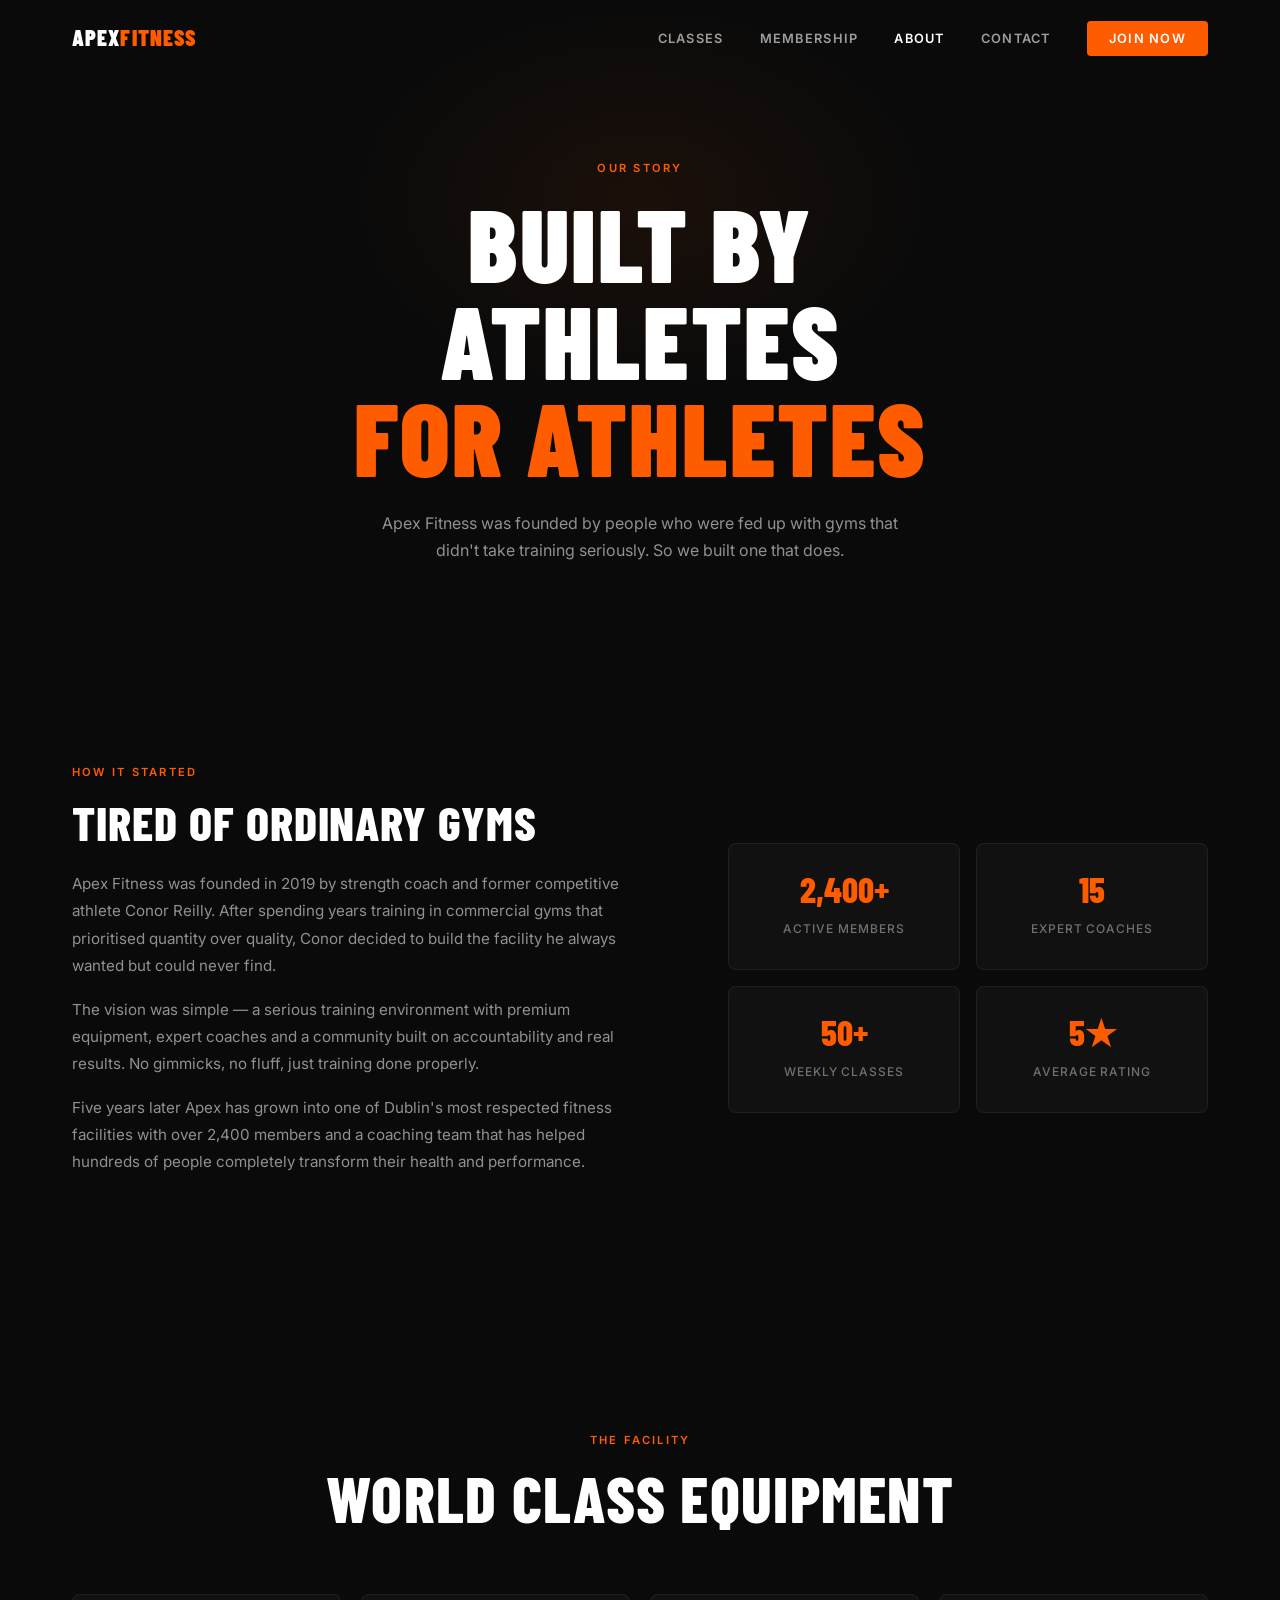
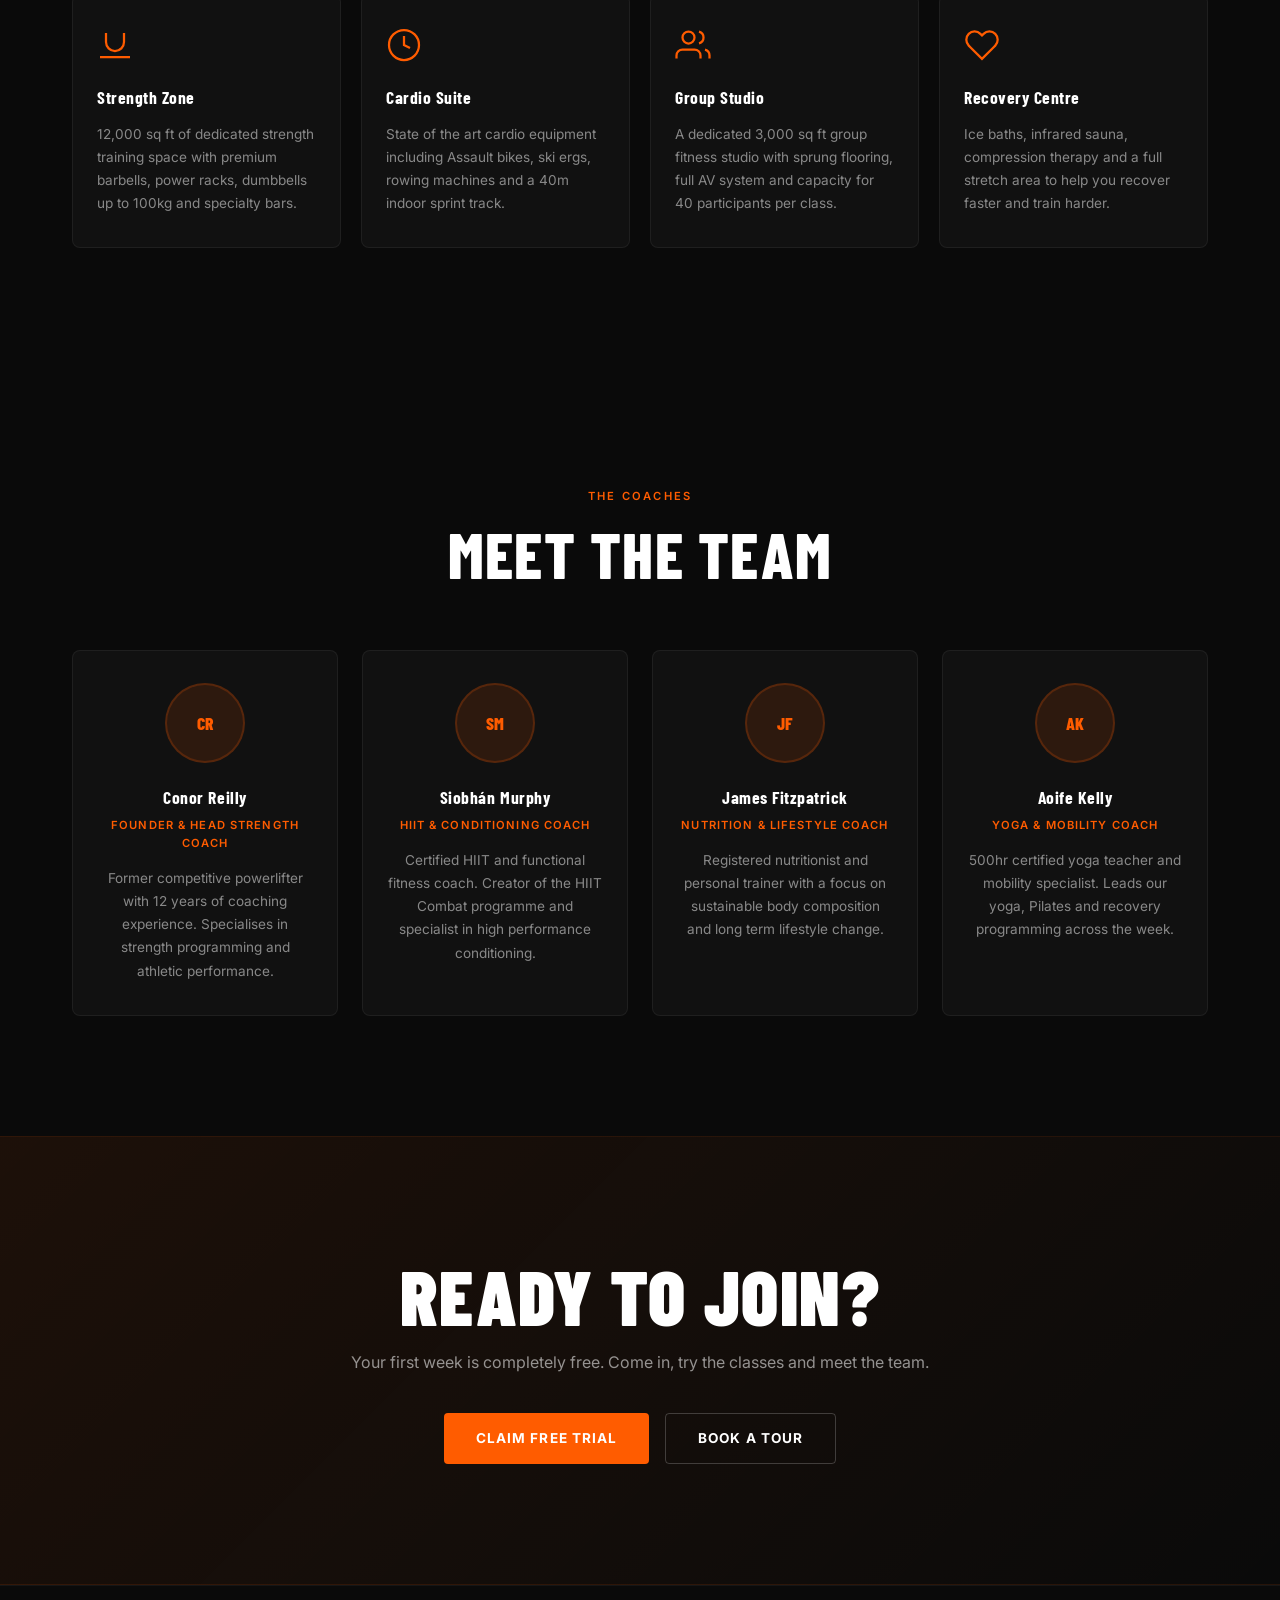
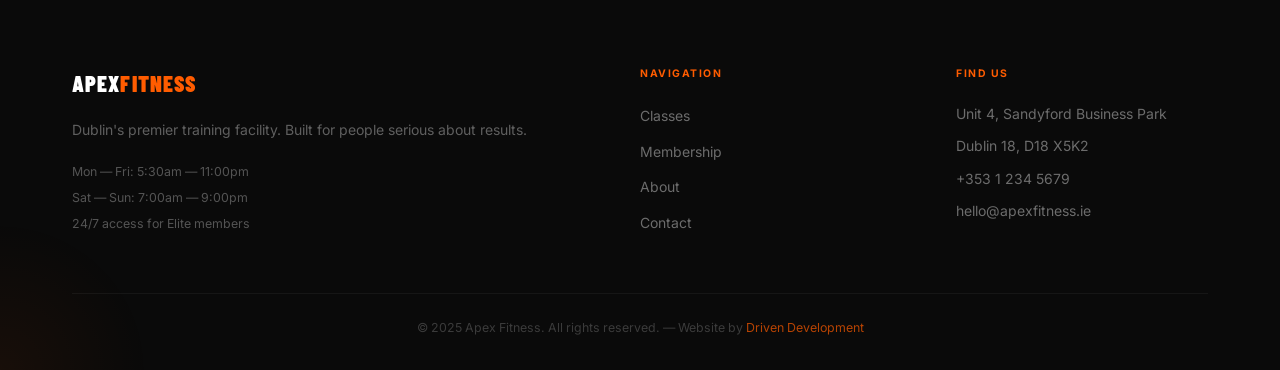
<file: pages/about.html>
<!DOCTYPE html>
<html lang="en">
<head>
  <meta charset="UTF-8" />
  <meta name="viewport" content="width=device-width, initial-scale=1.0" />
  <meta name="description" content="About Apex Fitness — Our story, our coaches and our facility." />
  <title>About — Apex Fitness</title>
  <link rel="stylesheet" href="../style.css" />
  <link rel="stylesheet" href="inner.css" />
  <link rel="preconnect" href="https://fonts.googleapis.com" />
  <link rel="preconnect" href="https://fonts.gstatic.com" crossorigin />
  <link href="https://fonts.googleapis.com/css2?family=Barlow+Condensed:ital,wght@0,400;0,500;0,600;0,700;0,800;0,900;1,700&family=Inter:wght@300;400;500;600;700&display=swap" rel="stylesheet" />
</head>
<body>

  <!-- NAVIGATION -->
  <nav class="nav" id="nav">
    <div class="nav__inner">
      <a href="../index.html" class="nav__logo">APEX<span>FITNESS</span></a>
      <ul class="nav__links" id="navLinks">
        <li><a href="../index.html#classes">Classes</a></li>
        <li><a href="../index.html#membership">Membership</a></li>
        <li><a href="about.html" class="nav__active">About</a></li>
        <li><a href="contact.html">Contact</a></li>
        <li><a href="contact.html" class="nav__cta">Join Now</a></li>
      </ul>
      <button class="nav__burger" id="burger" aria-label="Open menu">
        <span></span><span></span><span></span>
      </button>
    </div>
  </nav>

  <!-- PAGE HERO -->
  <section class="page-hero">
    <div class="container">
      <div class="page-hero__inner">
        <p class="section__label">Our Story</p>
        <h1 class="page-hero__title">BUILT BY ATHLETES<br /><span class="page-hero__accent">FOR ATHLETES</span></h1>
        <p class="page-hero__sub">Apex Fitness was founded by people who were fed up with gyms that didn't take training seriously. So we built one that does.</p>
      </div>
    </div>
  </section>

  <!-- STORY -->
  <section class="story section">
    <div class="container">
      <div class="story__inner">
        <div class="story__left">
          <p class="section__label">How It Started</p>
          <h2 class="story__title">TIRED OF ORDINARY GYMS</h2>
          <p class="story__body">Apex Fitness was founded in 2019 by strength coach and former competitive athlete Conor Reilly. After spending years training in commercial gyms that prioritised quantity over quality, Conor decided to build the facility he always wanted but could never find.</p>
          <p class="story__body">The vision was simple — a serious training environment with premium equipment, expert coaches and a community built on accountability and real results. No gimmicks, no fluff, just training done properly.</p>
          <p class="story__body">Five years later Apex has grown into one of Dublin's most respected fitness facilities with over 2,400 members and a coaching team that has helped hundreds of people completely transform their health and performance.</p>
        </div>
        <div class="story__right">
          <div class="story__visual">
            <div class="story__stat-card">
              <strong>2,400+</strong>
              <span>Active Members</span>
            </div>
            <div class="story__stat-card">
              <strong>15</strong>
              <span>Expert Coaches</span>
            </div>
            <div class="story__stat-card">
              <strong>50+</strong>
              <span>Weekly Classes</span>
            </div>
            <div class="story__stat-card">
              <strong>5★</strong>
              <span>Average Rating</span>
            </div>
          </div>
        </div>
      </div>
    </div>
  </section>

  <!-- FACILITY -->
  <section class="facility section">
    <div class="container">
      <div class="section__header">
        <p class="section__label">The Facility</p>
        <h2 class="section__title">WORLD CLASS EQUIPMENT</h2>
      </div>
      <div class="facility__grid">
        <div class="facility__card">
          <div class="facility__icon">
            <svg viewBox="0 0 24 24" fill="none" stroke="currentColor" stroke-width="1.5"><path d="M6 4v6a6 6 0 0 0 12 0V4"/><line x1="2" y1="20" x2="22" y2="20"/></svg>
          </div>
          <h3>Strength Zone</h3>
          <p>12,000 sq ft of dedicated strength training space with premium barbells, power racks, dumbbells up to 100kg and specialty bars.</p>
        </div>
        <div class="facility__card">
          <div class="facility__icon">
            <svg viewBox="0 0 24 24" fill="none" stroke="currentColor" stroke-width="1.5"><circle cx="12" cy="12" r="10"/><polyline points="12 6 12 12 16 14"/></svg>
          </div>
          <h3>Cardio Suite</h3>
          <p>State of the art cardio equipment including Assault bikes, ski ergs, rowing machines and a 40m indoor sprint track.</p>
        </div>
        <div class="facility__card">
          <div class="facility__icon">
            <svg viewBox="0 0 24 24" fill="none" stroke="currentColor" stroke-width="1.5"><path d="M17 21v-2a4 4 0 0 0-4-4H5a4 4 0 0 0-4 4v2"/><circle cx="9" cy="7" r="4"/><path d="M23 21v-2a4 4 0 0 0-3-3.87"/><path d="M16 3.13a4 4 0 0 1 0 7.75"/></svg>
          </div>
          <h3>Group Studio</h3>
          <p>A dedicated 3,000 sq ft group fitness studio with sprung flooring, full AV system and capacity for 40 participants per class.</p>
        </div>
        <div class="facility__card">
          <div class="facility__icon">
            <svg viewBox="0 0 24 24" fill="none" stroke="currentColor" stroke-width="1.5"><path d="M20.84 4.61a5.5 5.5 0 0 0-7.78 0L12 5.67l-1.06-1.06a5.5 5.5 0 0 0-7.78 7.78l1.06 1.06L12 21.23l7.78-7.78 1.06-1.06a5.5 5.5 0 0 0 0-7.78z"/></svg>
          </div>
          <h3>Recovery Centre</h3>
          <p>Ice baths, infrared sauna, compression therapy and a full stretch area to help you recover faster and train harder.</p>
        </div>
      </div>
    </div>
  </section>

  <!-- COACHES -->
  <section class="coaches section">
    <div class="container">
      <div class="section__header">
        <p class="section__label">The Coaches</p>
        <h2 class="section__title">MEET THE TEAM</h2>
      </div>
      <div class="coaches__grid">
        <div class="coach__card">
          <div class="coach__photo">
            <div class="coach__photo-placeholder">CR</div>
          </div>
          <h3>Conor Reilly</h3>
          <span>Founder & Head Strength Coach</span>
          <p>Former competitive powerlifter with 12 years of coaching experience. Specialises in strength programming and athletic performance.</p>
        </div>
        <div class="coach__card">
          <div class="coach__photo">
            <div class="coach__photo-placeholder">SM</div>
          </div>
          <h3>Siobhán Murphy</h3>
          <span>HIIT & Conditioning Coach</span>
          <p>Certified HIIT and functional fitness coach. Creator of the HIIT Combat programme and specialist in high performance conditioning.</p>
        </div>
        <div class="coach__card">
          <div class="coach__photo">
            <div class="coach__photo-placeholder">JF</div>
          </div>
          <h3>James Fitzpatrick</h3>
          <span>Nutrition & Lifestyle Coach</span>
          <p>Registered nutritionist and personal trainer with a focus on sustainable body composition and long term lifestyle change.</p>
        </div>
        <div class="coach__card">
          <div class="coach__photo">
            <div class="coach__photo-placeholder">AK</div>
          </div>
          <h3>Aoife Kelly</h3>
          <span>Yoga & Mobility Coach</span>
          <p>500hr certified yoga teacher and mobility specialist. Leads our yoga, Pilates and recovery programming across the week.</p>
        </div>
      </div>
    </div>
  </section>

  <!-- CTA -->
  <section class="cta-banner">
    <div class="container">
      <div class="cta-banner__inner">
        <h2>READY TO JOIN?</h2>
        <p>Your first week is completely free. Come in, try the classes and meet the team.</p>
        <div class="cta-banner__actions">
          <a href="contact.html" class="btn btn--primary">Claim Free Trial</a>
          <a href="contact.html" class="btn btn--ghost">Book a Tour</a>
        </div>
      </div>
    </div>
  </section>

  <!-- FOOTER -->
  <footer class="footer">
    <div class="container">
      <div class="footer__inner">
        <div class="footer__brand">
          <a href="../index.html" class="nav__logo">APEX<span>FITNESS</span></a>
          <p>Dublin's premier training facility. Built for people serious about results.</p>
          <div class="footer__hours">
            <span>Mon — Fri: 5:30am — 11:00pm</span>
            <span>Sat — Sun: 7:00am — 9:00pm</span>
            <span>24/7 access for Elite members</span>
          </div>
        </div>
        <div class="footer__links">
          <h4>Navigation</h4>
          <ul>
            <li><a href="../index.html#classes">Classes</a></li>
            <li><a href="../index.html#membership">Membership</a></li>
            <li><a href="about.html">About</a></li>
            <li><a href="contact.html">Contact</a></li>
          </ul>
        </div>
        <div class="footer__contact">
          <h4>Find Us</h4>
          <ul>
            <li>Unit 4, Sandyford Business Park</li>
            <li>Dublin 18, D18 X5K2</li>
            <li><a href="tel:+35312345679">+353 1 234 5679</a></li>
            <li><a href="mailto:hello@apexfitness.ie">hello@apexfitness.ie</a></li>
          </ul>
        </div>
      </div>
      <div class="footer__bottom">
        <p>© 2025 Apex Fitness. All rights reserved. — Website by <a href="https://cbyrne290-hub.github.io/driven-development" target="_blank">Driven Development</a></p>
      </div>
    </div>
  </footer>

  <script src="../script.js"></script>
  <script src="inner.js"></script>
</body>
</html>
</file>
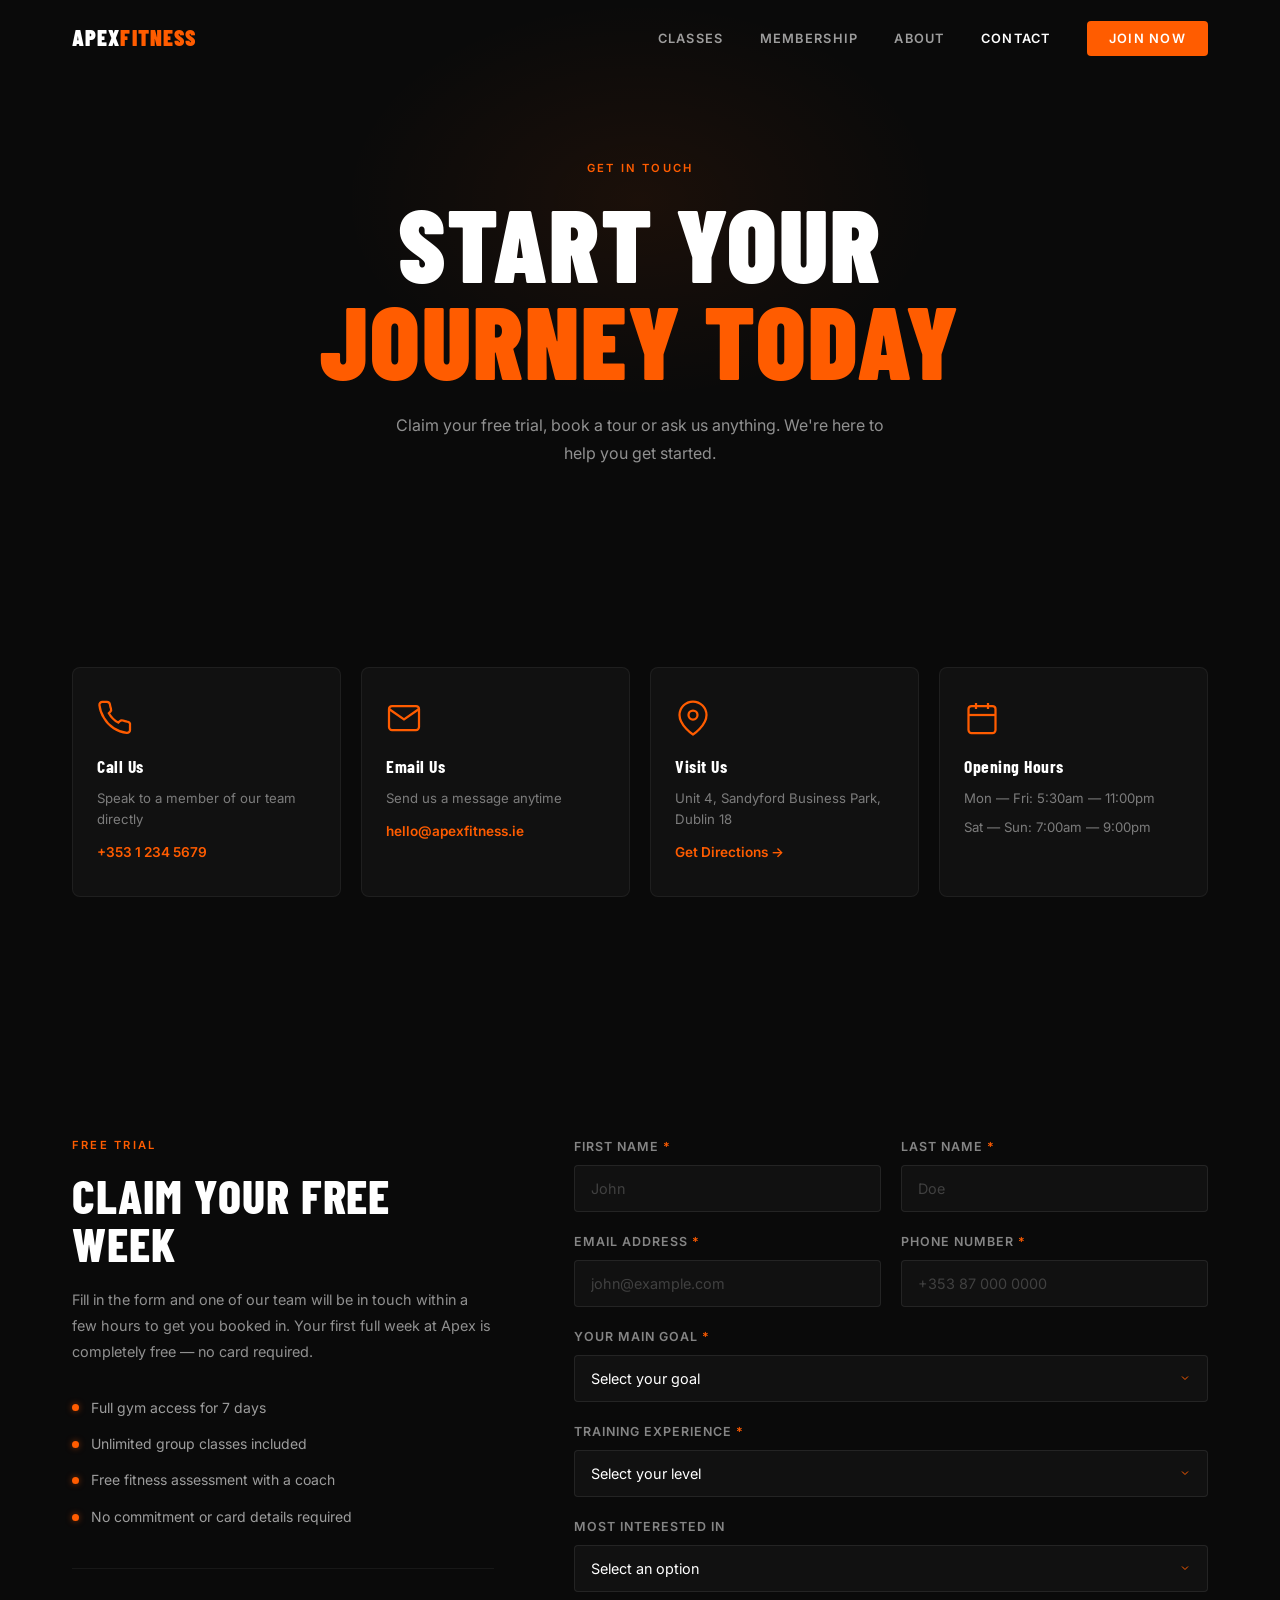
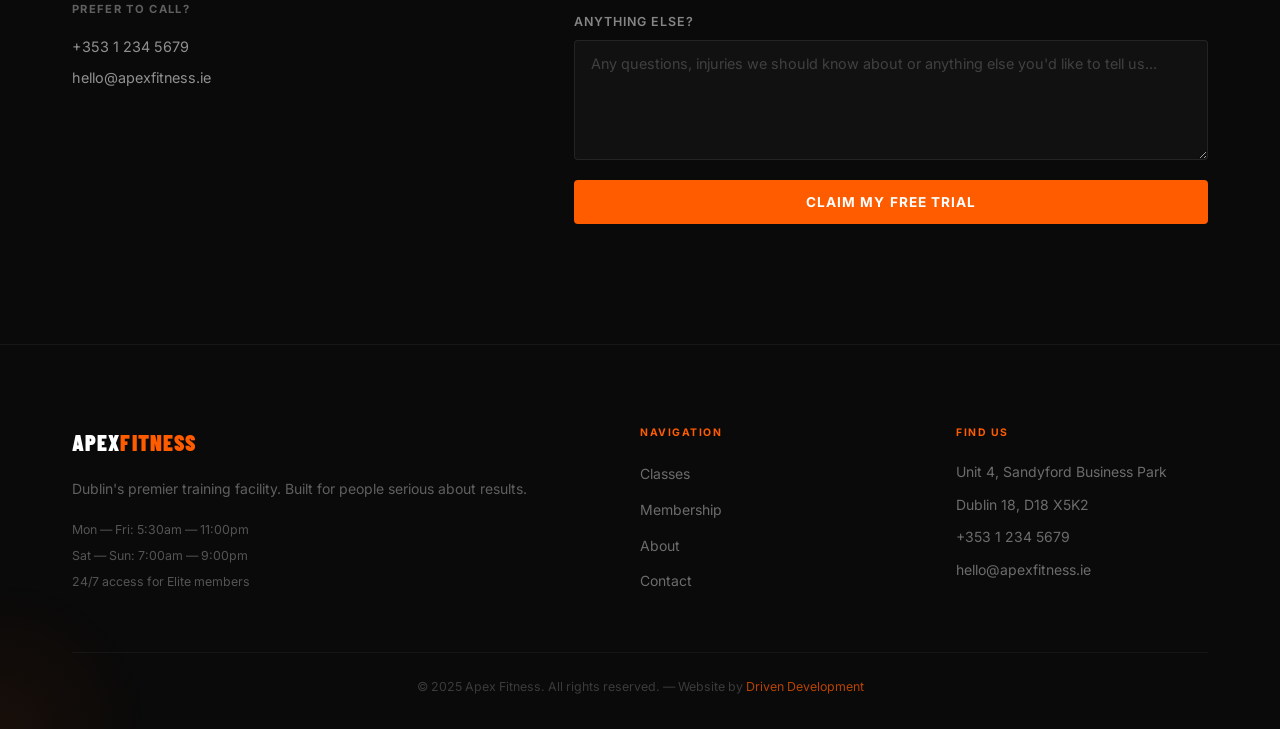
<file: pages/contact.html>
<!DOCTYPE html>
<html lang="en">
<head>
  <meta charset="UTF-8" />
  <meta name="viewport" content="width=device-width, initial-scale=1.0" />
  <meta name="description" content="Contact Apex Fitness — Join, book a tour or get in touch." />
  <title>Contact — Apex Fitness</title>
  <link rel="stylesheet" href="../style.css" />
  <link rel="stylesheet" href="inner.css" />
  <link rel="preconnect" href="https://fonts.googleapis.com" />
  <link rel="preconnect" href="https://fonts.gstatic.com" crossorigin />
  <link href="https://fonts.googleapis.com/css2?family=Barlow+Condensed:ital,wght@0,400;0,500;0,600;0,700;0,800;0,900;1,700&family=Inter:wght@300;400;500;600;700&display=swap" rel="stylesheet" />
</head>
<body>

  <!-- NAVIGATION -->
  <nav class="nav" id="nav">
    <div class="nav__inner">
      <a href="../index.html" class="nav__logo">APEX<span>FITNESS</span></a>
      <ul class="nav__links" id="navLinks">
        <li><a href="../index.html#classes">Classes</a></li>
        <li><a href="../index.html#membership">Membership</a></li>
        <li><a href="about.html">About</a></li>
        <li><a href="contact.html" class="nav__active">Contact</a></li>
        <li><a href="contact.html" class="nav__cta">Join Now</a></li>
      </ul>
      <button class="nav__burger" id="burger" aria-label="Open menu">
        <span></span><span></span><span></span>
      </button>
    </div>
  </nav>

  <!-- PAGE HERO -->
  <section class="page-hero">
    <div class="container">
      <div class="page-hero__inner">
        <p class="section__label">Get In Touch</p>
        <h1 class="page-hero__title">START YOUR<br /><span class="page-hero__accent">JOURNEY TODAY</span></h1>
        <p class="page-hero__sub">Claim your free trial, book a tour or ask us anything. We're here to help you get started.</p>
      </div>
    </div>
  </section>

  <!-- CONTACT METHODS -->
  <section class="contact-methods section">
    <div class="container">
      <div class="contact-methods__grid">
        <a href="tel:+35312345679" class="contact-method__card">
          <div class="contact-method__icon">
            <svg viewBox="0 0 24 24" fill="none" stroke="currentColor" stroke-width="1.5"><path d="M22 16.92v3a2 2 0 0 1-2.18 2 19.79 19.79 0 0 1-8.63-3.07A19.5 19.5 0 0 1 4.69 12 19.79 19.79 0 0 1 1.61 3.4 2 2 0 0 1 3.6 1.22h3a2 2 0 0 1 2 1.72c.127.96.361 1.903.7 2.81a2 2 0 0 1-.45 2.11L7.91 8.8a16 16 0 0 0 6.29 6.29l.95-.95a2 2 0 0 1 2.11-.45c.907.339 1.85.573 2.81.7A2 2 0 0 1 22 16.92z"/></svg>
          </div>
          <h3>Call Us</h3>
          <p>Speak to a member of our team directly</p>
          <span>+353 1 234 5679</span>
        </a>
        <a href="mailto:hello@apexfitness.ie" class="contact-method__card">
          <div class="contact-method__icon">
            <svg viewBox="0 0 24 24" fill="none" stroke="currentColor" stroke-width="1.5"><path d="M4 4h16c1.1 0 2 .9 2 2v12c0 1.1-.9 2-2 2H4c-1.1 0-2-.9-2-2V6c0-1.1.9-2 2-2z"/><polyline points="22,6 12,13 2,6"/></svg>
          </div>
          <h3>Email Us</h3>
          <p>Send us a message anytime</p>
          <span>hello@apexfitness.ie</span>
        </a>
        <div class="contact-method__card">
          <div class="contact-method__icon">
            <svg viewBox="0 0 24 24" fill="none" stroke="currentColor" stroke-width="1.5"><path d="M21 10c0 7-9 13-9 13s-9-6-9-13a9 9 0 0 1 18 0z"/><circle cx="12" cy="10" r="3"/></svg>
          </div>
          <h3>Visit Us</h3>
          <p>Unit 4, Sandyford Business Park, Dublin 18</p>
          <span>Get Directions →</span>
        </div>
        <div class="contact-method__card">
          <div class="contact-method__icon">
            <svg viewBox="0 0 24 24" fill="none" stroke="currentColor" stroke-width="1.5"><rect x="3" y="4" width="18" height="18" rx="2" ry="2"/><line x1="16" y1="2" x2="16" y2="6"/><line x1="8" y1="2" x2="8" y2="6"/><line x1="3" y1="10" x2="21" y2="10"/></svg>
          </div>
          <h3>Opening Hours</h3>
          <p>Mon — Fri: 5:30am — 11:00pm</p>
          <p>Sat — Sun: 7:00am — 9:00pm</p>
        </div>
      </div>
    </div>
  </section>

  <!-- CONTACT FORM -->
  <section class="contact-form-section section">
    <div class="container">
      <div class="contact-form__inner">
        <div class="contact-form__left">
          <p class="section__label">Free Trial</p>
          <h2 class="contact-form__title">CLAIM YOUR FREE WEEK</h2>
          <p class="contact-form__body">Fill in the form and one of our team will be in touch within a few hours to get you booked in. Your first full week at Apex is completely free — no card required.</p>
          <div class="contact-form__perks">
            <div class="perk__item">
              <div class="perk__dot"></div>
              <span>Full gym access for 7 days</span>
            </div>
            <div class="perk__item">
              <div class="perk__dot"></div>
              <span>Unlimited group classes included</span>
            </div>
            <div class="perk__item">
              <div class="perk__dot"></div>
              <span>Free fitness assessment with a coach</span>
            </div>
            <div class="perk__item">
              <div class="perk__dot"></div>
              <span>No commitment or card details required</span>
            </div>
          </div>
          <div class="contact-form__direct">
            <h4>Prefer to call?</h4>
            <a href="tel:+35312345679">+353 1 234 5679</a>
            <a href="mailto:hello@apexfitness.ie">hello@apexfitness.ie</a>
          </div>
        </div>
        <div class="contact-form__right">
          <form id="contactForm">
            <div class="form__row">
              <div class="form__group">
                <label for="firstName">First Name <span>*</span></label>
                <input type="text" id="firstName" placeholder="John" required />
              </div>
              <div class="form__group">
                <label for="lastName">Last Name <span>*</span></label>
                <input type="text" id="lastName" placeholder="Doe" required />
              </div>
            </div>
            <div class="form__row">
              <div class="form__group">
                <label for="email">Email Address <span>*</span></label>
                <input type="email" id="email" placeholder="john@example.com" required />
              </div>
              <div class="form__group">
                <label for="phone">Phone Number <span>*</span></label>
                <input type="tel" id="phone" placeholder="+353 87 000 0000" required />
              </div>
            </div>
            <div class="form__group">
              <label for="goal">Your Main Goal <span>*</span></label>
              <select id="goal" required>
                <option value="" disabled selected>Select your goal</option>
                <option>Lose weight and get lean</option>
                <option>Build strength and muscle</option>
                <option>Improve fitness and endurance</option>
                <option>General health and wellbeing</option>
                <option>Athletic performance</option>
                <option>Not sure yet</option>
              </select>
            </div>
            <div class="form__group">
              <label for="experience">Training Experience <span>*</span></label>
              <select id="experience" required>
                <option value="" disabled selected>Select your level</option>
                <option>Complete beginner</option>
                <option>Some experience (under 1 year)</option>
                <option>Intermediate (1-3 years)</option>
                <option>Experienced (3+ years)</option>
              </select>
            </div>
            <div class="form__group">
              <label for="interest">Most Interested In</label>
              <select id="interest">
                <option value="" disabled selected>Select an option</option>
                <option>Gym floor & strength training</option>
                <option>Group fitness classes</option>
                <option>Personal training</option>
                <option>Nutrition coaching</option>
                <option>All of the above</option>
              </select>
            </div>
            <div class="form__group">
              <label for="message">Anything Else?</label>
              <textarea id="message" rows="4" placeholder="Any questions, injuries we should know about or anything else you'd like to tell us..."></textarea>
            </div>
            <div class="form__submit">
              <button type="submit" class="btn btn--primary btn--full">Claim My Free Trial</button>
            </div>
            <div class="form__success" id="formSuccess">
              <div class="perk__dot"></div>
              <p>Got it. We will be in touch within a few hours to get you booked in.</p>
            </div>
          </form>
        </div>
      </div>
    </div>
  </section>

  <!-- FOOTER -->
  <footer class="footer">
    <div class="container">
      <div class="footer__inner">
        <div class="footer__brand">
          <a href="../index.html" class="nav__logo">APEX<span>FITNESS</span></a>
          <p>Dublin's premier training facility. Built for people serious about results.</p>
          <div class="footer__hours">
            <span>Mon — Fri: 5:30am — 11:00pm</span>
            <span>Sat — Sun: 7:00am — 9:00pm</span>
            <span>24/7 access for Elite members</span>
          </div>
        </div>
        <div class="footer__links">
          <h4>Navigation</h4>
          <ul>
            <li><a href="../index.html#classes">Classes</a></li>
            <li><a href="../index.html#membership">Membership</a></li>
            <li><a href="about.html">About</a></li>
            <li><a href="contact.html">Contact</a></li>
          </ul>
        </div>
        <div class="footer__contact">
          <h4>Find Us</h4>
          <ul>
            <li>Unit 4, Sandyford Business Park</li>
            <li>Dublin 18, D18 X5K2</li>
            <li><a href="tel:+35312345679">+353 1 234 5679</a></li>
            <li><a href="mailto:hello@apexfitness.ie">hello@apexfitness.ie</a></li>
          </ul>
        </div>
      </div>
      <div class="footer__bottom">
        <p>© 2025 Apex Fitness. All rights reserved. — Website by <a href="https://cbyrne290-hub.github.io/driven-development" target="_blank">Driven Development</a></p>
      </div>
    </div>
  </footer>

  <script src="../script.js"></script>
  <script src="inner.js"></script>
</body>
</html>
</file>
<file: style.css>
/* ============================================
   APEX FITNESS — STYLESHEET
   ============================================ */

/* --- RESET & BASE --- */
*, *::before, *::after {
  margin: 0;
  padding: 0;
  box-sizing: border-box;
}

:root {
  --black: #0A0A0A;
  --dark: #111111;
  --dark-mid: #1A1A1A;
  --orange: #FF5C00;
  --orange-light: #FF7A2E;
  --orange-dim: rgba(255, 92, 0, 0.12);
  --white: #FFFFFF;
  --grey: #888888;
  --grey-light: #AAAAAA;
  --grey-dark: #222222;
  --font-display: 'Barlow Condensed', sans-serif;
  --font-main: 'Inter', sans-serif;
  --transition: 0.3s ease;
  --radius: 8px;
  --radius-lg: 16px;
}

html {
  scroll-behavior: smooth;
  font-size: 16px;
}

body {
  font-family: var(--font-main);
  background-color: var(--black);
  color: var(--white);
  overflow-x: hidden;
  line-height: 1.6;
}

a {
  text-decoration: none;
  color: inherit;
}

ul {
  list-style: none;
}

img {
  max-width: 100%;
  display: block;
}

/* --- UTILITY --- */
.container {
  max-width: 1200px;
  margin: 0 auto;
  padding: 0 2rem;
}

.section {
  padding: 120px 0;
}

.section__header {
  text-align: center;
  margin-bottom: 64px;
}

.section__label {
  font-family: var(--font-main);
  font-size: 0.7rem;
  font-weight: 600;
  letter-spacing: 0.2em;
  text-transform: uppercase;
  color: var(--orange);
  margin-bottom: 16px;
  display: block;
}

.section__title {
  font-family: var(--font-display);
  font-size: clamp(2.5rem, 5vw, 4rem);
  font-weight: 800;
  color: var(--white);
  line-height: 1.0;
  letter-spacing: 0.02em;
}

/* --- BUTTONS --- */
.btn {
  display: inline-flex;
  align-items: center;
  gap: 8px;
  padding: 14px 32px;
  border-radius: 4px;
  font-family: var(--font-main);
  font-size: 0.85rem;
  font-weight: 700;
  letter-spacing: 0.08em;
  text-transform: uppercase;
  cursor: pointer;
  transition: all var(--transition);
  border: none;
  white-space: nowrap;
}

.btn--primary {
  background: var(--orange);
  color: var(--white);
}

.btn--primary:hover {
  background: var(--orange-light);
  transform: translateY(-2px);
}

.btn--ghost {
  background: transparent;
  color: var(--white);
  border: 1.5px solid rgba(255, 255, 255, 0.2);
}

.btn--ghost:hover {
  border-color: var(--orange);
  color: var(--orange);
  transform: translateY(-2px);
}

.btn--full {
  width: 100%;
  justify-content: center;
}

/* ============================================
   NAVIGATION
   ============================================ */
.nav {
  position: fixed;
  top: 0;
  left: 0;
  right: 0;
  z-index: 1000;
  padding: 20px 0;
  transition: all var(--transition);
}

.nav.scrolled {
  background: rgba(10, 10, 10, 0.96);
  backdrop-filter: blur(20px);
  border-bottom: 1px solid rgba(255, 92, 0, 0.1);
  padding: 14px 0;
}

.nav__inner {
  max-width: 1200px;
  margin: 0 auto;
  padding: 0 2rem;
  display: flex;
  align-items: center;
  justify-content: space-between;
}

.nav__logo {
  font-family: var(--font-display);
  font-size: 1.4rem;
  font-weight: 900;
  color: var(--white);
  letter-spacing: 0.05em;
}

.nav__logo span {
  color: var(--orange);
}

.nav__links {
  display: flex;
  align-items: center;
  gap: 36px;
}

.nav__links a {
  font-size: 0.8rem;
  font-weight: 600;
  letter-spacing: 0.1em;
  text-transform: uppercase;
  color: rgba(255, 255, 255, 0.6);
  transition: color var(--transition);
}

.nav__links a:hover {
  color: var(--white);
}

.nav__cta {
  background: var(--orange) !important;
  color: var(--white) !important;
  padding: 10px 22px !important;
  border-radius: 4px !important;
}

.nav__cta:hover {
  background: var(--orange-light) !important;
}

.nav__burger {
  display: none;
  flex-direction: column;
  gap: 5px;
  background: none;
  border: none;
  cursor: pointer;
  padding: 4px;
}

.nav__burger span {
  display: block;
  width: 24px;
  height: 2px;
  background: var(--white);
  transition: all var(--transition);
  border-radius: 2px;
}

/* ============================================
   HERO
   ============================================ */
.hero {
  min-height: 100vh;
  position: relative;
  display: flex;
  align-items: center;
  overflow: hidden;
}

.hero__bg {
  position: absolute;
  inset: 0;
  background: linear-gradient(135deg, #0A0A0A 0%, #111111 50%, #0A0A0A 100%);
}

.hero__overlay {
  position: absolute;
  inset: 0;
  background: radial-gradient(ellipse at 30% 50%, rgba(255, 92, 0, 0.08) 0%, transparent 60%);
}

.hero__content {
  position: relative;
  z-index: 2;
  max-width: 1200px;
  margin: 0 auto;
  padding: 140px 2rem 100px;
  width: 100%;
}

.hero__tag {
  display: inline-flex;
  align-items: center;
  gap: 8px;
  font-size: 0.72rem;
  font-weight: 600;
  letter-spacing: 0.18em;
  text-transform: uppercase;
  color: var(--orange);
  background: var(--orange-dim);
  border: 1px solid rgba(255, 92, 0, 0.2);
  padding: 8px 16px;
  border-radius: 4px;
  margin-bottom: 28px;
}

.hero__heading {
  font-family: var(--font-display);
  font-size: clamp(5rem, 12vw, 10rem);
  font-weight: 900;
  line-height: 0.9;
  color: var(--white);
  margin-bottom: 24px;
  letter-spacing: 0.02em;
}

.hero__accent {
  color: var(--orange);
  -webkit-text-stroke: 0px;
}

.hero__sub {
  font-size: 1.05rem;
  color: rgba(255, 255, 255, 0.55);
  max-width: 480px;
  line-height: 1.7;
  margin-bottom: 40px;
  font-weight: 400;
}

.hero__actions {
  display: flex;
  gap: 16px;
  flex-wrap: wrap;
  margin-bottom: 64px;
}

.hero__stats {
  display: flex;
  align-items: center;
  gap: 32px;
  flex-wrap: wrap;
}

.hero__stat strong {
  display: block;
  font-family: var(--font-display);
  font-size: 2rem;
  font-weight: 800;
  color: var(--white);
  line-height: 1;
  margin-bottom: 4px;
}

.hero__stat span {
  font-size: 0.7rem;
  color: rgba(255, 255, 255, 0.4);
  letter-spacing: 0.1em;
  text-transform: uppercase;
  font-weight: 500;
}

.hero__stat-divider {
  width: 1px;
  height: 40px;
  background: rgba(255, 255, 255, 0.1);
}

/* ============================================
   MARQUEE
   ============================================ */
.marquee {
  background: var(--orange);
  padding: 14px 0;
  overflow: hidden;
  white-space: nowrap;
}

.marquee__track {
  display: inline-flex;
  gap: 28px;
  animation: marquee 25s linear infinite;
}

.marquee__track span {
  font-family: var(--font-display);
  font-size: 0.85rem;
  font-weight: 700;
  letter-spacing: 0.12em;
  text-transform: uppercase;
  color: var(--white);
}

@keyframes marquee {
  from { transform: translateX(0); }
  to { transform: translateX(-50%); }
}

/* ============================================
   CLASSES
   ============================================ */
.classes__grid {
  display: grid;
  grid-template-columns: repeat(3, 1fr);
  gap: 20px;
}

.class__card {
  background: var(--dark);
  border: 1px solid rgba(255, 255, 255, 0.06);
  border-radius: var(--radius);
  padding: 32px 28px;
  transition: all var(--transition);
  position: relative;
  overflow: hidden;
}

.class__card::before {
  content: '';
  position: absolute;
  top: 0;
  left: 0;
  right: 0;
  height: 2px;
  background: var(--orange);
  transform: scaleX(0);
  transition: transform var(--transition);
}

.class__card:hover {
  border-color: rgba(255, 92, 0, 0.2);
  transform: translateY(-4px);
}

.class__card:hover::before {
  transform: scaleX(1);
}

.class__card--featured {
  background: rgba(255, 92, 0, 0.06);
  border-color: rgba(255, 92, 0, 0.2);
}

.class__card--featured::before {
  transform: scaleX(1);
}

.class__tag {
  display: inline-block;
  font-size: 0.65rem;
  font-weight: 700;
  letter-spacing: 0.12em;
  text-transform: uppercase;
  color: rgba(255, 255, 255, 0.5);
  background: rgba(255, 255, 255, 0.06);
  padding: 4px 10px;
  border-radius: 4px;
  margin-bottom: 16px;
}

.class__tag--orange {
  color: var(--orange);
  background: var(--orange-dim);
}

.class__card h3 {
  font-family: var(--font-display);
  font-size: 1.5rem;
  font-weight: 700;
  color: var(--white);
  margin-bottom: 12px;
  letter-spacing: 0.02em;
}

.class__card p {
  font-size: 0.875rem;
  color: rgba(255, 255, 255, 0.5);
  line-height: 1.7;
  margin-bottom: 20px;
}

.class__meta {
  display: flex;
  gap: 16px;
}

.class__meta span {
  font-size: 0.75rem;
  font-weight: 600;
  color: var(--orange);
  letter-spacing: 0.08em;
  text-transform: uppercase;
}

/* ============================================
   MEMBERSHIP
   ============================================ */
.membership {
  background: var(--dark);
  border-top: 1px solid rgba(255, 255, 255, 0.04);
  border-bottom: 1px solid rgba(255, 255, 255, 0.04);
}

.membership__grid {
  display: grid;
  grid-template-columns: repeat(3, 1fr);
  gap: 24px;
  align-items: start;
}

.membership__card {
  background: var(--black);
  border: 1px solid rgba(255, 255, 255, 0.08);
  border-radius: var(--radius-lg);
  padding: 40px 32px;
  position: relative;
  transition: all var(--transition);
}

.membership__card:hover {
  border-color: rgba(255, 92, 0, 0.2);
  transform: translateY(-4px);
}

.membership__card--featured {
  background: var(--dark-mid);
  border-color: var(--orange);
  transform: scale(1.03);
}

.membership__card--featured:hover {
  transform: scale(1.03) translateY(-4px);
}

.membership__badge {
  position: absolute;
  top: -14px;
  left: 50%;
  transform: translateX(-50%);
  background: var(--orange);
  color: var(--white);
  font-size: 0.7rem;
  font-weight: 700;
  letter-spacing: 0.1em;
  text-transform: uppercase;
  padding: 5px 16px;
  border-radius: 100px;
  white-space: nowrap;
}

.membership__header {
  margin-bottom: 32px;
}

.membership__header h3 {
  font-family: var(--font-display);
  font-size: 1.4rem;
  font-weight: 700;
  color: var(--white);
  letter-spacing: 0.05em;
  margin-bottom: 12px;
}

.membership__price {
  display: flex;
  align-items: baseline;
  gap: 4px;
}

.price__amount {
  font-family: var(--font-display);
  font-size: 3rem;
  font-weight: 800;
  color: var(--white);
  line-height: 1;
}

.price__period {
  font-size: 0.85rem;
  color: rgba(255, 255, 255, 0.4);
  font-weight: 500;
}

.membership__features {
  margin-bottom: 32px;
}

.membership__features li {
  font-size: 0.875rem;
  color: rgba(255, 255, 255, 0.7);
  padding: 10px 0;
  border-bottom: 1px solid rgba(255, 255, 255, 0.05);
  display: flex;
  align-items: center;
  gap: 10px;
}

.membership__features li::before {
  content: '✓';
  color: var(--orange);
  font-weight: 700;
  font-size: 0.85rem;
  flex-shrink: 0;
}

.membership__features li.disabled {
  color: rgba(255, 255, 255, 0.25);
}

.membership__features li.disabled::before {
  content: '×';
  color: rgba(255, 255, 255, 0.2);
}

/* ============================================
   WHY APEX
   ============================================ */
.why__inner {
  display: grid;
  grid-template-columns: 1fr 1fr;
  gap: 100px;
  align-items: center;
}

.why__title {
  font-family: var(--font-display);
  font-size: clamp(2.5rem, 4vw, 3.5rem);
  font-weight: 800;
  color: var(--white);
  margin: 12px 0 20px;
  line-height: 1.0;
  letter-spacing: 0.02em;
}

.why__body {
  font-size: 0.95rem;
  color: rgba(255, 255, 255, 0.55);
  line-height: 1.8;
  margin-bottom: 36px;
}

.why__item {
  display: flex;
  gap: 24px;
  align-items: flex-start;
  margin-bottom: 36px;
  padding-bottom: 36px;
  border-bottom: 1px solid rgba(255, 255, 255, 0.05);
}

.why__item:last-child {
  margin-bottom: 0;
  padding-bottom: 0;
  border-bottom: none;
}

.why__num {
  font-family: var(--font-display);
  font-size: 0.8rem;
  font-weight: 800;
  color: var(--orange);
  letter-spacing: 0.1em;
  padding-top: 4px;
  min-width: 28px;
}

.why__item h4 {
  font-family: var(--font-display);
  font-size: 1.1rem;
  font-weight: 700;
  color: var(--white);
  margin-bottom: 8px;
  letter-spacing: 0.03em;
}

.why__item p {
  font-size: 0.875rem;
  color: rgba(255, 255, 255, 0.5);
  line-height: 1.7;
}

/* ============================================
   TESTIMONIALS
   ============================================ */
.testimonials__grid {
  display: grid;
  grid-template-columns: repeat(3, 1fr);
  gap: 24px;
}

.testimonial__card {
  background: var(--dark);
  border: 1px solid rgba(255, 255, 255, 0.06);
  border-radius: var(--radius-lg);
  padding: 32px 28px;
  transition: all var(--transition);
}

.testimonial__card:hover {
  border-color: rgba(255, 92, 0, 0.15);
  transform: translateY(-4px);
}

.testimonial__stars {
  color: var(--orange);
  font-size: 0.9rem;
  letter-spacing: 2px;
  margin-bottom: 16px;
}

.testimonial__card p {
  font-size: 0.9rem;
  color: rgba(255, 255, 255, 0.65);
  line-height: 1.8;
  margin-bottom: 24px;
  font-style: italic;
}

.testimonial__author {
  display: flex;
  align-items: center;
  gap: 14px;
}

.author__avatar {
  width: 42px;
  height: 42px;
  border-radius: 50%;
  background: var(--orange-dim);
  border: 1px solid rgba(255, 92, 0, 0.2);
  display: flex;
  align-items: center;
  justify-content: center;
  font-size: 0.75rem;
  font-weight: 700;
  color: var(--orange);
  flex-shrink: 0;
}

.testimonial__author strong {
  display: block;
  font-size: 0.875rem;
  color: var(--white);
  font-weight: 600;
}

.testimonial__author span {
  font-size: 0.775rem;
  color: rgba(255, 255, 255, 0.35);
}

/* ============================================
   CTA BANNER
   ============================================ */
.cta-banner {
  padding: 120px 0;
  background: linear-gradient(135deg, rgba(255, 92, 0, 0.08) 0%, rgba(10, 10, 10, 0) 100%);
  border-top: 1px solid rgba(255, 92, 0, 0.1);
  border-bottom: 1px solid rgba(255, 92, 0, 0.1);
}

.cta-banner__inner {
  text-align: center;
  max-width: 600px;
  margin: 0 auto;
}

.cta-banner__inner h2 {
  font-family: var(--font-display);
  font-size: clamp(3rem, 6vw, 5rem);
  font-weight: 900;
  color: var(--white);
  margin-bottom: 16px;
  line-height: 1.0;
  letter-spacing: 0.02em;
}

.cta-banner__inner p {
  font-size: 1rem;
  color: rgba(255, 255, 255, 0.55);
  margin-bottom: 36px;
  line-height: 1.7;
}

.cta-banner__actions {
  display: flex;
  gap: 16px;
  justify-content: center;
  flex-wrap: wrap;
}

/* ============================================
   FOOTER
   ============================================ */
.footer {
  padding: 80px 0 32px;
  border-top: 1px solid rgba(255, 255, 255, 0.05);
}

.footer__inner {
  display: grid;
  grid-template-columns: 2fr 1fr 1fr;
  gap: 64px;
  margin-bottom: 48px;
}

.footer__brand p {
  font-size: 0.875rem;
  color: rgba(255, 255, 255, 0.35);
  line-height: 1.7;
  margin-top: 16px;
  margin-bottom: 20px;
}

.footer__hours {
  display: flex;
  flex-direction: column;
  gap: 6px;
}

.footer__hours span {
  font-size: 0.775rem;
  color: rgba(255, 255, 255, 0.3);
}

.footer__links h4,
.footer__contact h4 {
  font-size: 0.65rem;
  font-weight: 700;
  letter-spacing: 0.15em;
  text-transform: uppercase;
  color: var(--orange);
  margin-bottom: 20px;
}

.footer__links ul li,
.footer__contact ul li {
  margin-bottom: 10px;
}

.footer__links ul a,
.footer__contact ul a,
.footer__contact ul li {
  font-size: 0.875rem;
  color: rgba(255, 255, 255, 0.4);
  transition: color var(--transition);
}

.footer__links ul a:hover,
.footer__contact ul a:hover {
  color: var(--orange);
}

.footer__bottom {
  border-top: 1px solid rgba(255, 255, 255, 0.05);
  padding-top: 24px;
  text-align: center;
}

.footer__bottom p {
  font-size: 0.775rem;
  color: rgba(255, 255, 255, 0.2);
}

.footer__bottom a {
  color: var(--orange);
  opacity: 0.7;
  transition: opacity var(--transition);
}

.footer__bottom a:hover {
  opacity: 1;
}

/* ============================================
   REVEAL ANIMATIONS
   ============================================ */
.reveal {
  opacity: 0;
  transform: translateY(24px);
  transition: opacity 0.7s ease, transform 0.7s ease;
}

.reveal.visible {
  opacity: 1;
  transform: translateY(0);
}

/* ============================================
   RESPONSIVE
   ============================================ */
@media (max-width: 1024px) {
  .classes__grid {
    grid-template-columns: repeat(2, 1fr);
  }

  .why__inner {
    gap: 60px;
  }
}

@media (max-width: 768px) {
  .section {
    padding: 80px 0;
  }

  .nav__links {
    display: none;
    position: fixed;
    top: 0;
    left: 0;
    right: 0;
    bottom: 0;
    background: var(--black);
    flex-direction: column;
    align-items: center;
    justify-content: center;
    gap: 32px;
    z-index: 999;
  }

  .nav__links.open {
    display: flex;
  }

  .nav__links a {
    font-size: 1rem;
  }

  .nav__burger {
    display: flex;
    z-index: 1001;
  }

  .classes__grid {
    grid-template-columns: 1fr;
  }

  .membership__grid {
    grid-template-columns: 1fr;
  }

  .membership__card--featured {
    transform: scale(1);
  }

  .membership__card--featured:hover {
    transform: translateY(-4px);
  }

  .why__inner {
    grid-template-columns: 1fr;
    gap: 60px;
  }

  .testimonials__grid {
    grid-template-columns: 1fr;
  }

  .footer__inner {
    grid-template-columns: 1fr;
    gap: 40px;
  }

  .hero__stats {
    gap: 20px;
  }

  .hero__stat-divider {
    display: none;
  }
}

@media (max-width: 480px) {
  .hero__heading {
    font-size: 4.5rem;
  }
}

/* --- IMAGE BREAK --- */
.img-break {
  position: relative;
  height: 480px;
  overflow: hidden;
}

.img-break img {
  width: 100%;
  height: 100%;
  object-fit: cover;
  object-position: center;
}

.img-break__overlay {
  position: absolute;
  inset: 0;
  background: rgba(0, 0, 0, 0.6);
  display: flex;
  align-items: center;
  justify-content: center;
}

.img-break__overlay p {
  font-family: 'Barlow Condensed', sans-serif;
  font-size: clamp(1.8rem, 4vw, 3.5rem);
  font-weight: 900;
  color: rgba(255, 255, 255, 0.9);
  letter-spacing: 0.08em;
  text-align: center;
  padding: 0 2rem;
}
</file>
<file: pages/inner.css>
/* ============================================
   APEX FITNESS — INNER PAGES STYLESHEET
   ============================================ */

/* --- NAV ACTIVE --- */
.nav__active {
  color: var(--white) !important;
}

/* --- PAGE HERO --- */
.page-hero {
  padding: 160px 0 80px;
  text-align: center;
  position: relative;
  overflow: hidden;
}

.page-hero::before {
  content: '';
  position: absolute;
  top: 0;
  left: 50%;
  transform: translateX(-50%);
  width: 600px;
  height: 400px;
  background: radial-gradient(ellipse, rgba(255, 92, 0, 0.07) 0%, transparent 70%);
  pointer-events: none;
}

.page-hero__inner {
  position: relative;
  z-index: 1;
  max-width: 760px;
  margin: 0 auto;
}

.page-hero__title {
  font-family: var(--font-display);
  font-size: clamp(3.5rem, 8vw, 7rem);
  font-weight: 900;
  line-height: 0.95;
  color: var(--white);
  margin: 16px 0 24px;
  letter-spacing: 0.02em;
}

.page-hero__accent {
  color: var(--orange);
}

.page-hero__sub {
  font-size: 1rem;
  color: rgba(255, 255, 255, 0.55);
  line-height: 1.7;
  max-width: 520px;
  margin: 0 auto;
}

/* ============================================
   ABOUT PAGE
   ============================================ */
.story__inner {
  display: grid;
  grid-template-columns: 1.2fr 1fr;
  gap: 80px;
  align-items: center;
}

.story__title {
  font-family: var(--font-display);
  font-size: clamp(2rem, 4vw, 3rem);
  font-weight: 800;
  color: var(--white);
  margin: 12px 0 24px;
  line-height: 1.0;
  letter-spacing: 0.02em;
}

.story__body {
  font-size: 0.95rem;
  color: rgba(255, 255, 255, 0.55);
  line-height: 1.8;
  margin-bottom: 16px;
}

.story__visual {
  display: grid;
  grid-template-columns: 1fr 1fr;
  gap: 16px;
}

.story__stat-card {
  background: var(--dark);
  border: 1px solid rgba(255, 255, 255, 0.06);
  border-radius: var(--radius);
  padding: 28px 20px;
  text-align: center;
  transition: all var(--transition);
}

.story__stat-card:hover {
  border-color: rgba(255, 92, 0, 0.2);
  transform: translateY(-4px);
}

.story__stat-card strong {
  display: block;
  font-family: var(--font-display);
  font-size: 2.2rem;
  font-weight: 800;
  color: var(--orange);
  line-height: 1;
  margin-bottom: 8px;
}

.story__stat-card span {
  font-size: 0.75rem;
  color: rgba(255, 255, 255, 0.4);
  letter-spacing: 0.08em;
  text-transform: uppercase;
  font-weight: 500;
}

.facility__grid {
  display: grid;
  grid-template-columns: repeat(4, 1fr);
  gap: 20px;
}

.facility__card {
  background: var(--dark);
  border: 1px solid rgba(255, 255, 255, 0.06);
  border-radius: var(--radius);
  padding: 32px 24px;
  transition: all var(--transition);
  position: relative;
  overflow: hidden;
}

.facility__card::before {
  content: '';
  position: absolute;
  top: 0;
  left: 0;
  right: 0;
  height: 2px;
  background: var(--orange);
  transform: scaleX(0);
  transition: transform var(--transition);
}

.facility__card:hover {
  border-color: rgba(255, 92, 0, 0.2);
  transform: translateY(-4px);
}

.facility__card:hover::before {
  transform: scaleX(1);
}

.facility__icon {
  width: 36px;
  height: 36px;
  color: var(--orange);
  margin-bottom: 20px;
}

.facility__icon svg {
  width: 100%;
  height: 100%;
}

.facility__card h3 {
  font-family: var(--font-display);
  font-size: 1.1rem;
  font-weight: 700;
  color: var(--white);
  margin-bottom: 12px;
  letter-spacing: 0.03em;
}

.facility__card p {
  font-size: 0.85rem;
  color: rgba(255, 255, 255, 0.5);
  line-height: 1.7;
}

.coaches__grid {
  display: grid;
  grid-template-columns: repeat(4, 1fr);
  gap: 24px;
}

.coach__card {
  background: var(--dark);
  border: 1px solid rgba(255, 255, 255, 0.06);
  border-radius: var(--radius);
  padding: 32px 24px;
  text-align: center;
  transition: all var(--transition);
}

.coach__card:hover {
  border-color: rgba(255, 92, 0, 0.2);
  transform: translateY(-4px);
}

.coach__photo {
  width: 80px;
  height: 80px;
  border-radius: 50%;
  background: var(--orange-dim);
  border: 2px solid rgba(255, 92, 0, 0.2);
  display: flex;
  align-items: center;
  justify-content: center;
  margin: 0 auto 20px;
}

.coach__photo-placeholder {
  font-family: var(--font-display);
  font-size: 1.1rem;
  font-weight: 800;
  color: var(--orange);
}

.coach__card h3 {
  font-family: var(--font-display);
  font-size: 1.1rem;
  font-weight: 700;
  color: var(--white);
  margin-bottom: 6px;
  letter-spacing: 0.03em;
}

.coach__card span {
  display: block;
  font-size: 0.7rem;
  font-weight: 600;
  letter-spacing: 0.1em;
  text-transform: uppercase;
  color: var(--orange);
  margin-bottom: 14px;
}

.coach__card p {
  font-size: 0.85rem;
  color: rgba(255, 255, 255, 0.5);
  line-height: 1.7;
}

/* ============================================
   CONTACT PAGE
   ============================================ */
.contact-methods__grid {
  display: grid;
  grid-template-columns: repeat(4, 1fr);
  gap: 20px;
}

.contact-method__card {
  background: var(--dark);
  border: 1px solid rgba(255, 255, 255, 0.06);
  border-radius: var(--radius);
  padding: 32px 24px;
  transition: all var(--transition);
  display: flex;
  flex-direction: column;
  gap: 8px;
}

.contact-method__card:hover {
  border-color: rgba(255, 92, 0, 0.2);
  transform: translateY(-4px);
}

.contact-method__icon {
  width: 36px;
  height: 36px;
  color: var(--orange);
  margin-bottom: 8px;
}

.contact-method__icon svg {
  width: 100%;
  height: 100%;
}

.contact-method__card h3 {
  font-family: var(--font-display);
  font-size: 1.1rem;
  font-weight: 700;
  color: var(--white);
  letter-spacing: 0.03em;
}

.contact-method__card p {
  font-size: 0.825rem;
  color: rgba(255, 255, 255, 0.45);
  line-height: 1.6;
}

.contact-method__card span {
  font-size: 0.85rem;
  font-weight: 600;
  color: var(--orange);
  margin-top: 4px;
}

.contact-form__inner {
  display: grid;
  grid-template-columns: 1fr 1.5fr;
  gap: 80px;
  align-items: flex-start;
}

.contact-form__title {
  font-family: var(--font-display);
  font-size: clamp(2rem, 4vw, 3rem);
  font-weight: 800;
  color: var(--white);
  margin: 12px 0 20px;
  line-height: 1.0;
  letter-spacing: 0.02em;
}

.contact-form__body {
  font-size: 0.9rem;
  color: rgba(255, 255, 255, 0.55);
  line-height: 1.8;
  margin-bottom: 32px;
}

.contact-form__perks {
  display: flex;
  flex-direction: column;
  gap: 14px;
  margin-bottom: 40px;
}

.perk__item {
  display: flex;
  align-items: center;
  gap: 12px;
  font-size: 0.875rem;
  color: rgba(255, 255, 255, 0.6);
}

.perk__dot {
  width: 7px;
  height: 7px;
  border-radius: 50%;
  background: var(--orange);
  box-shadow: 0 0 6px rgba(255, 92, 0, 0.5);
  flex-shrink: 0;
}

.contact-form__direct {
  border-top: 1px solid rgba(255, 255, 255, 0.06);
  padding-top: 32px;
}

.contact-form__direct h4 {
  font-size: 0.7rem;
  font-weight: 700;
  letter-spacing: 0.12em;
  text-transform: uppercase;
  color: rgba(255, 255, 255, 0.35);
  margin-bottom: 16px;
}

.contact-form__direct a {
  display: block;
  font-size: 0.9rem;
  color: rgba(255, 255, 255, 0.55);
  margin-bottom: 8px;
  transition: color var(--transition);
}

.contact-form__direct a:hover {
  color: var(--orange);
}

/* FORMS */
.form__row {
  display: grid;
  grid-template-columns: 1fr 1fr;
  gap: 20px;
}

.form__group {
  display: flex;
  flex-direction: column;
  gap: 8px;
  margin-bottom: 20px;
}

.form__group label {
  font-size: 0.78rem;
  font-weight: 600;
  color: rgba(255, 255, 255, 0.5);
  letter-spacing: 0.08em;
  text-transform: uppercase;
}

.form__group label span {
  color: var(--orange);
}

.form__group input,
.form__group select,
.form__group textarea {
  background: var(--dark);
  border: 1px solid rgba(255, 255, 255, 0.08);
  border-radius: 4px;
  padding: 14px 16px;
  font-family: var(--font-main);
  font-size: 0.9rem;
  color: var(--white);
  transition: border-color var(--transition);
  outline: none;
  width: 100%;
}

.form__group input::placeholder,
.form__group textarea::placeholder {
  color: rgba(255, 255, 255, 0.2);
}

.form__group input:focus,
.form__group select:focus,
.form__group textarea:focus {
  border-color: rgba(255, 92, 0, 0.4);
  background: rgba(255, 92, 0, 0.04);
}

.form__group select {
  cursor: pointer;
  appearance: none;
  background-image: url("data:image/svg+xml,%3Csvg xmlns='http://www.w3.org/2000/svg' width='12' height='12' viewBox='0 0 24 24' fill='none' stroke='%23FF5C00' stroke-width='2'%3E%3Cpolyline points='6 9 12 15 18 9'/%3E%3C/svg%3E");
  background-repeat: no-repeat;
  background-position: right 16px center;
  padding-right: 40px;
}

.form__group select option {
  background: var(--dark);
  color: var(--white);
}

.form__group textarea {
  resize: vertical;
  min-height: 120px;
}

.btn--full {
  width: 100%;
  justify-content: center;
}

.form__success {
  display: none;
  align-items: center;
  gap: 12px;
  margin-top: 20px;
  padding: 16px 20px;
  background: rgba(255, 92, 0, 0.06);
  border: 1px solid rgba(255, 92, 0, 0.2);
  border-radius: 4px;
}

.form__success.visible {
  display: flex;
}

.form__success p {
  font-size: 0.875rem;
  color: rgba(255, 255, 255, 0.65);
}

/* ============================================
   RESPONSIVE
   ============================================ */
@media (max-width: 1024px) {
  .facility__grid {
    grid-template-columns: repeat(2, 1fr);
  }

  .coaches__grid {
    grid-template-columns: repeat(2, 1fr);
  }

  .contact-methods__grid {
    grid-template-columns: repeat(2, 1fr);
  }
}

@media (max-width: 768px) {
  .page-hero {
    padding: 120px 0 60px;
  }

  .story__inner {
    grid-template-columns: 1fr;
    gap: 48px;
  }

  .facility__grid {
    grid-template-columns: 1fr;
  }

  .coaches__grid {
    grid-template-columns: repeat(2, 1fr);
  }

  .contact-methods__grid {
    grid-template-columns: 1fr 1fr;
  }

  .contact-form__inner {
    grid-template-columns: 1fr;
    gap: 48px;
  }

  .form__row {
    grid-template-columns: 1fr;
  }
}

@media (max-width: 480px) {
  .coaches__grid {
    grid-template-columns: 1fr;
  }

  .contact-methods__grid {
    grid-template-columns: 1fr;
  }
}
</file>
